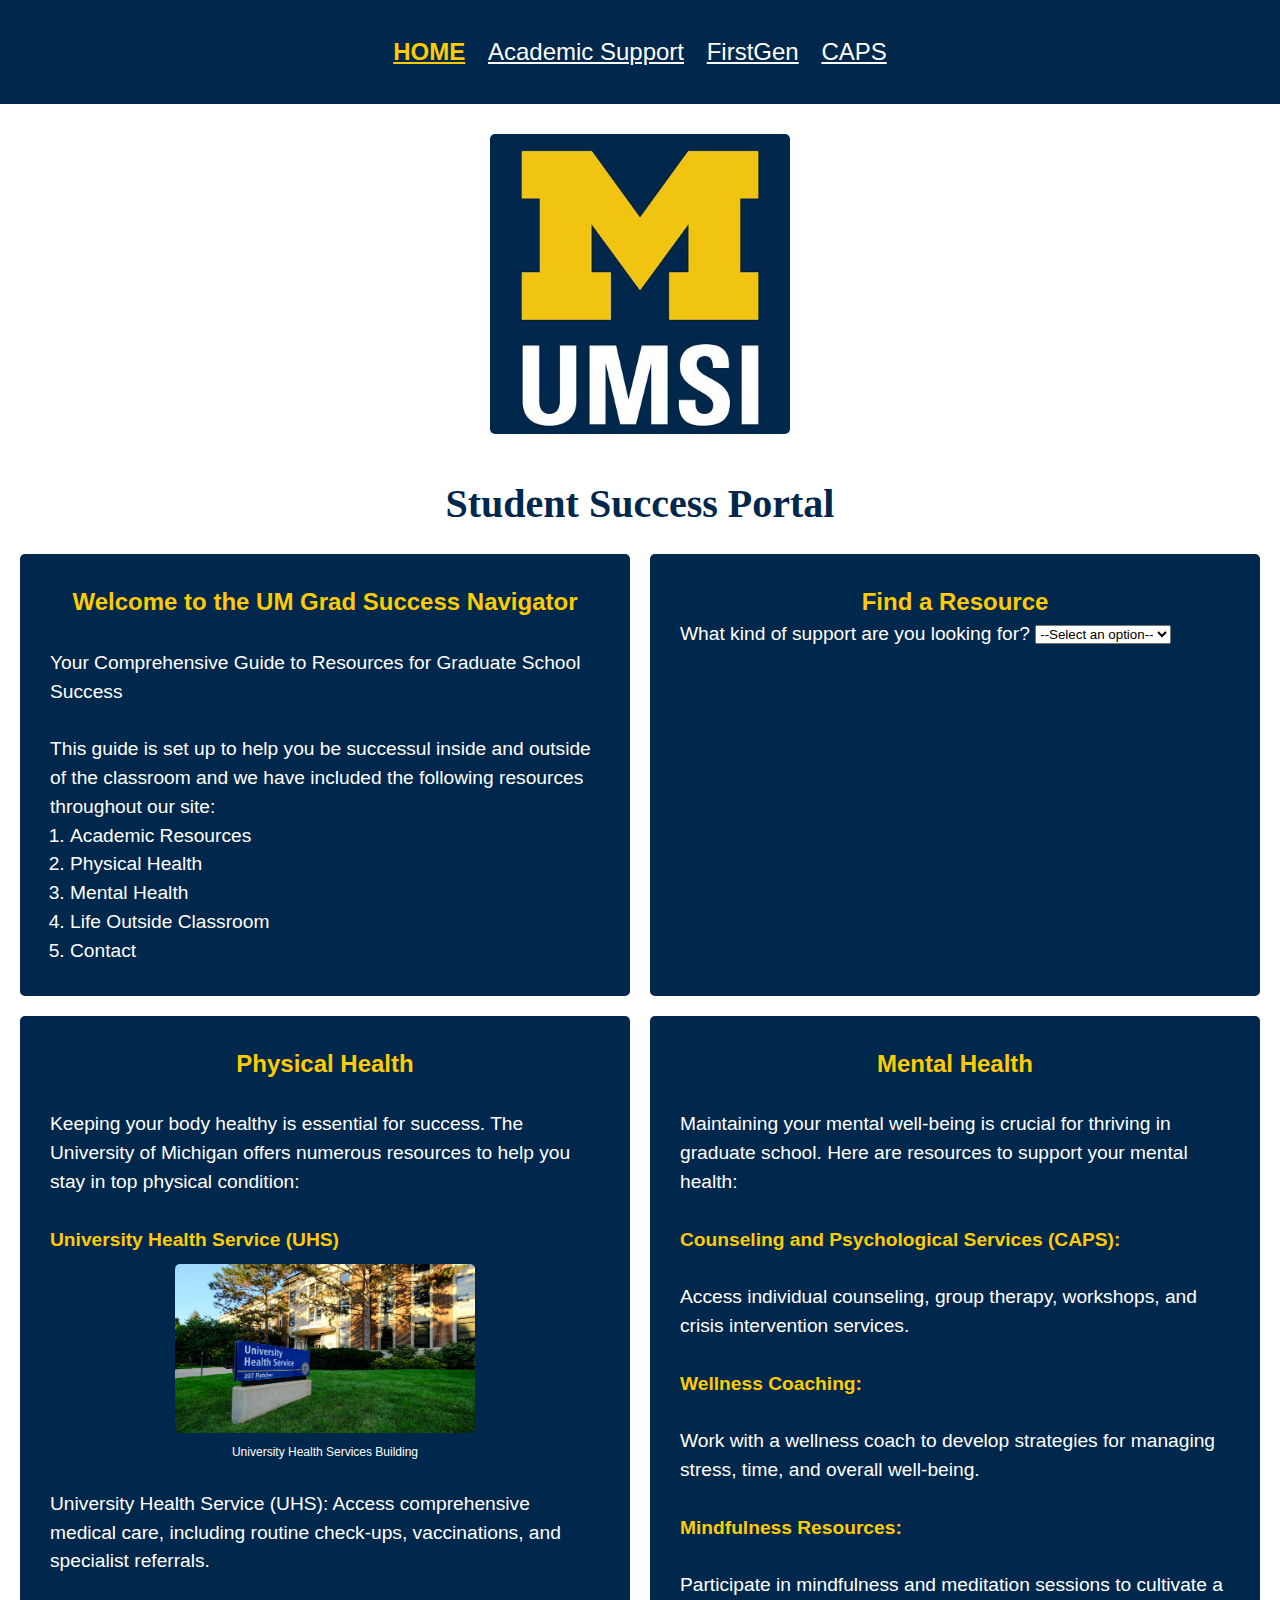
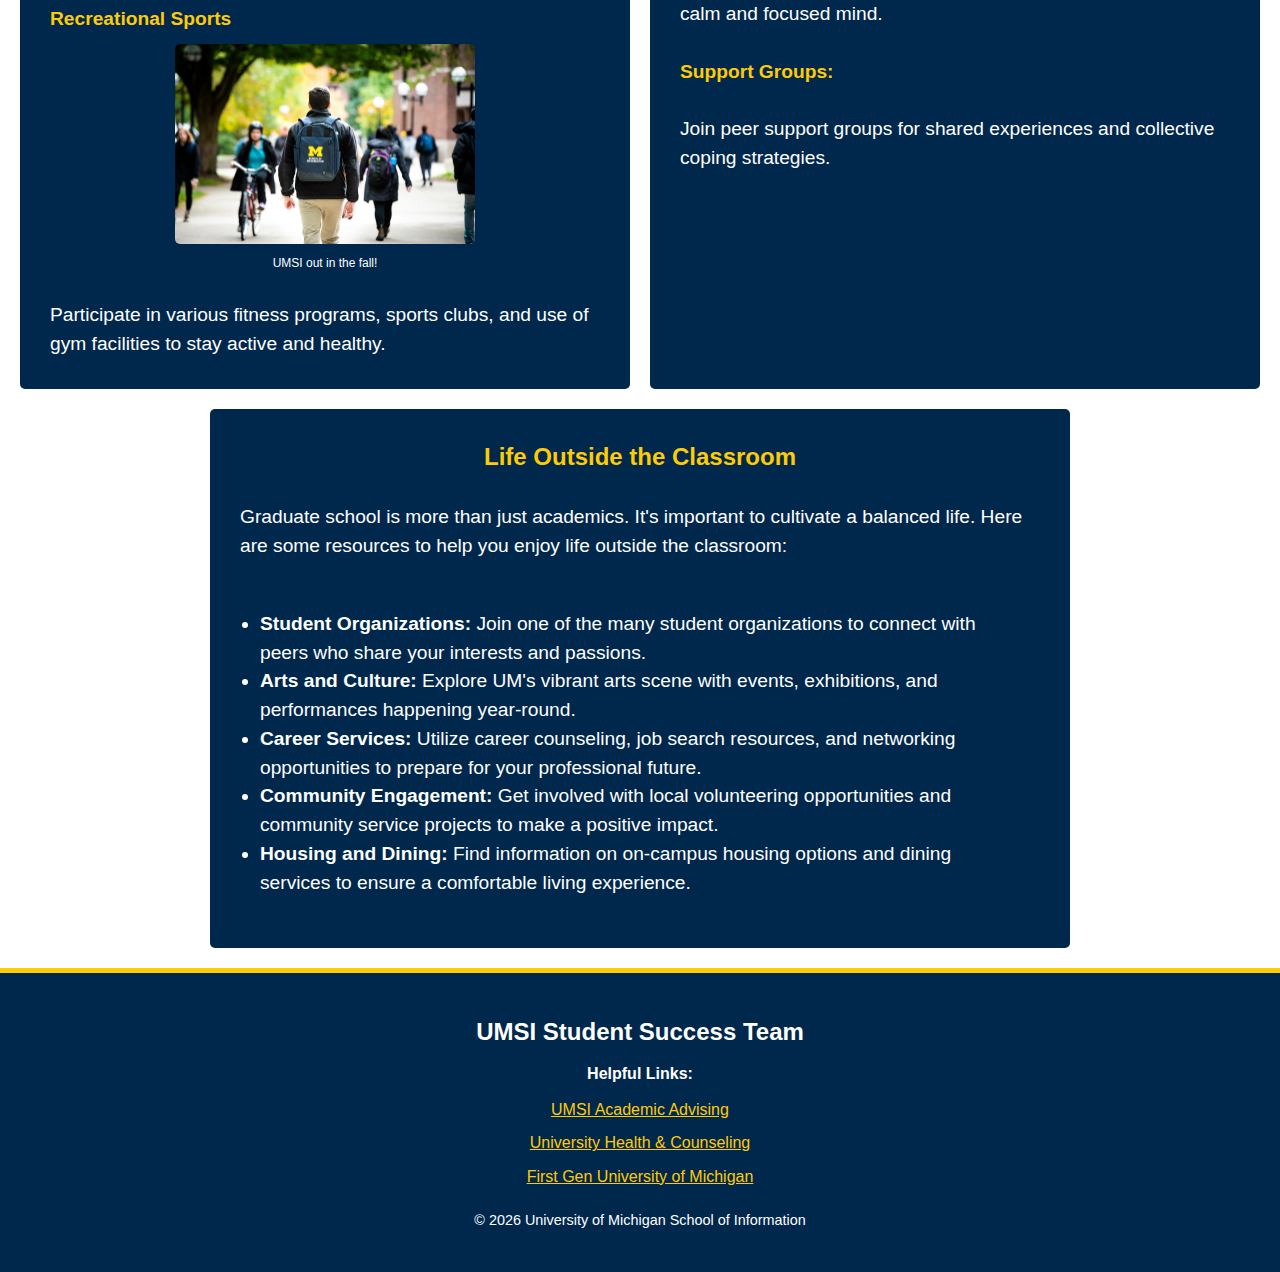
<file: index.html>
<!DOCTYPE html>
<html lang="en">
<head>
    <meta charset="UTF-8">
    <meta name="viewport" content="width=device-width, initial-scale=1.0">
    <title>Student Success Portal</title>
    <link rel="stylesheet" type="text/css" href="css/html5reset.css">
    <link rel="stylesheet" type="text/css" href="css/style.css">
</head>
<body>

    <header>
        <div class="skip"><a href = "#main">Skip to Main Content</a></div>
        <nav>
            <ul>
                <li><a href = "index.html" class="current-page" aria-current="page" >Home</a></li>
                <li><a href = "UMSIAcademicAdvising.html">Academic Support</a></li>
                <li><a href = "FirstGenAdvising.html">FirstGen</a></li>
                <li><a href = "CAPS.html">CAPS</a></li>
            </ul>
        </nav>

    </header>
    <main id="main">
        <img class="umlogo" src="images/UMSI_signature_vertical_informal_solidblue.jpg" alt="UMSI Logo">
        <h1>Student Success Portal</h1>
        <section>
            <h2>Welcome to the UM Grad Success Navigator</h2>
            <br>
            <p> Your Comprehensive Guide to Resources for Graduate School Success</p>
            <br>
            <p>This guide is set up to help you be successul inside and outside of the classroom and we have included the following resources throughout our site:</p>
            <ol>
                <li>Academic Resources</li>
                <li>Physical Health</li>
                <li>Mental Health</li>
                <li>Life Outside Classroom</li>
                <li>Contact</li>
            </ol>
        </section>

        <section id="resource-finder">
            <h2>Find a Resource</h2>
            <label for="need-select">What kind of support are you looking for?</label>
            <select id="need-select">
                <option value="">--Select an option--</option>
                <option value="academic">Academic Help</option>
                <option value="mental">Mental Health</option>
                <option value="first-gen support">First Gen</option>
            </select>
            <p id="recommendation" style="margin-top: 10px; font-weight: bold;"></p>
        </section>

        <section>
            <h2>Physical Health</h2>
            <br>
            <p>Keeping your body healthy is essential for success. The University of Michigan offers numerous resources to help you stay in top physical condition:</p>
            <br>
            <article>
                <h3>University Health Service (UHS)</h3>
                <figure>
                    <img src="images/UHS.jpg" alt="University Health Services building">
                    <figcaption>University Health Services Building</figcaption>
                </figure>
                <br>
                <p>University Health Service (UHS): Access comprehensive medical care, including routine check-ups, vaccinations, and specialist referrals.</p>
            </article>
            <article>
                <br>
                <h3>Recreational Sports</h3>
                <figure>
                    <img src="images/UMSI_CampusFall_UMSIBackpack_02.jpg" alt="A student wears a UMSI backpack in fall on the drag.">
                    <figcaption>UMSI out in the fall!</figcaption>
                </figure>
                <br>
                <p>Participate in various fitness programs, sports clubs, and use of gym facilities to stay active and healthy.</p>
            </article>
        </section>
        <section>
            <h2>Mental Health</h2>
            <br>
            <p>Maintaining your mental well-being is crucial for thriving in graduate school. Here are resources to support your mental health:</p>
            <br>
            <article>
                <h3>Counseling and Psychological Services (CAPS):</h3>
                <br>
                <p> Access individual counseling, group therapy, workshops, and crisis intervention services.</p>
                <br>
            </article>
            <article>
                <h3>Wellness Coaching:</h3>
                <br>
                <p>Work with a wellness coach to develop strategies for managing stress, time, and overall well-being.</p>
                <br>
            </article>
            <article>
                <h3>Mindfulness Resources:</h3>
                <br>

                <p> Participate in mindfulness and meditation sessions to cultivate a calm and focused mind.</p>
            </article>
            <article>
                <br>
                <h3>Support Groups:</h3>
                <br>
                <p> Join peer support groups for shared experiences and collective coping strategies.</p>
            </article>
        </section>

        <section id="life-outside-classroom">
            <h2>Life Outside the Classroom</h2>
            <br>
            <p>Graduate school is more than just academics. It's important to cultivate a balanced life. Here are some resources to help you enjoy life outside the classroom:</p>
            <br>
            <ul>
                <li><strong>Student Organizations:</strong> Join one of the many student organizations to connect with peers who share your interests and passions.</li>
                <li><strong>Arts and Culture:</strong> Explore UM's vibrant arts scene with events, exhibitions, and performances happening year-round.</li>
                <li><strong>Career Services:</strong> Utilize career counseling, job search resources, and networking opportunities to prepare for your professional future.</li>
                <li><strong>Community Engagement:</strong> Get involved with local volunteering opportunities and community service projects to make a positive impact.</li>
                <li><strong>Housing and Dining:</strong> Find information on on-campus housing options and dining services to ensure a comfortable living experience.</li>
            </ul>
        </section>
        <!-- Content taken & modified from UMGPT with the prompt, "write me a webpage of intro content to help University of Michigan Master's students navigate different resources for being successful in grad school - this will include academic resources, physical health resources, mental health resources, support for life outside the classroom"
        UMGPT. (2024). UMGPT (August 29th version) [Large language model]. -->
    </main>
    <footer>
        <h2>UMSI Student Success Team</h2>

        <div class="footer-links">
          <p><strong>Helpful Links:</strong></p>
          <ul>
            <li><a href="https://sites.google.com/umich.edu/msiacademicadvising/student-support-resources">UMSI Academic Advising</a></li>
            <li><a href="https://caps.umich.edu">University Health & Counseling</a></li>
            <li><a href="https://firstgen.umich.edu/about">First Gen University of Michigan</a></li>
          </ul>
        </div>

        <p class="copyright">&copy; <span id="year"></span> University of Michigan School of Information</p>
      </footer>

    <script>
        document.getElementById("year").textContent = new Date().getFullYear();
    </script>
<!-- code pulled from and edited from https://www.w3schools.com/js/js_switch.asp -->
<script>
    const select = document.getElementById('need-select');
    const output = document.getElementById('recommendation');

    select.addEventListener('change', () => {
        const value = select.value;
        let message = '';

        switch (value) {
            case 'academic':
                message = 'Check out our Academic Advising page for tutoring, writing support, and course planning.';
                break;
            case 'mental':
                message = 'Visit our Mental Health page to learn more about CAPS, mindfulness, and wellness coaching.';
                break;
            case 'first-gen support':
                message = 'Our First-Gen support page has resources available and what it means to be a first-gen student.';
                break;
            default:
                message = '';
        }

        output.textContent = message;
    });
</script>
</body>
</html>
</file>
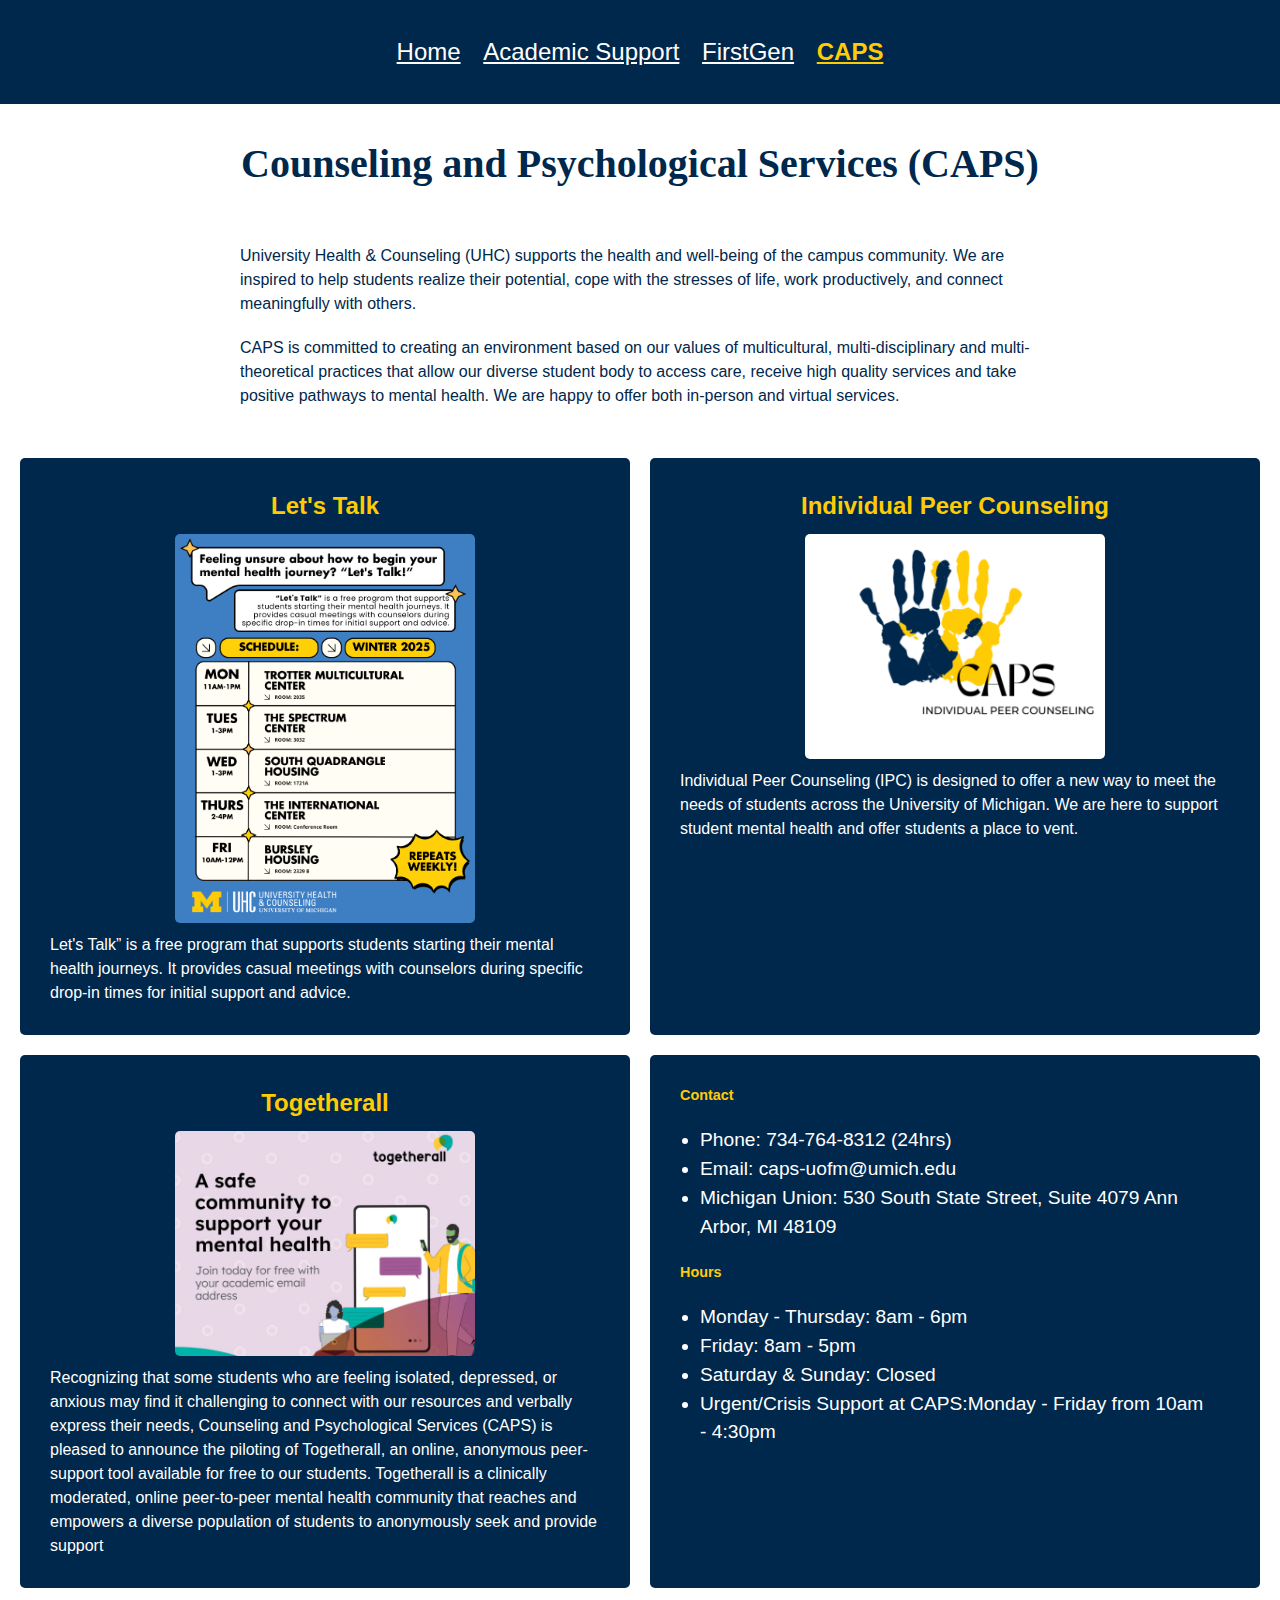
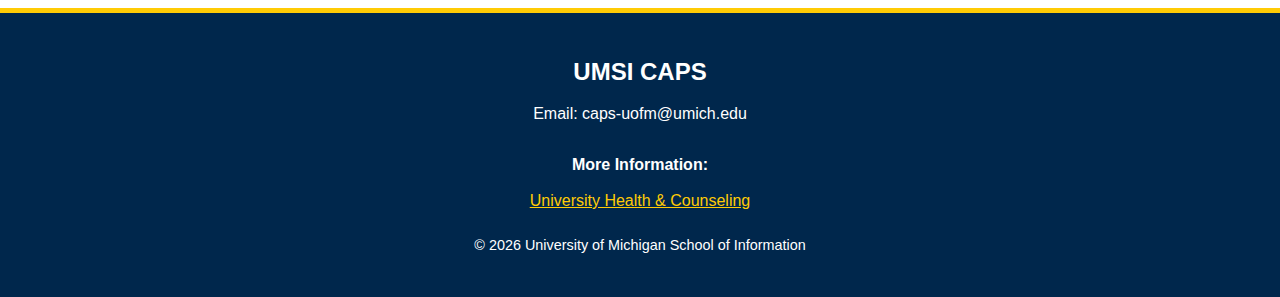
<file: CAPS.html>
<!DOCTYPE html>
<html lang="en">
<head>
    <meta charset="UTF-8">
    <meta name="viewport" content="width=device-width, initial-scale=1.0">
    <title>CAPS</title>
    <link rel="stylesheet" type="text/css" href="css/html5reset.css">
    <link rel="stylesheet" type="text/css" href="css/style.css">
</head>
<body>
    <header>
        <div class="skip"><a href = "#main" >Skip to Main Content</a></div>
    <nav>
        <ul>
            <li><a href = "index.html">Home</a></li>
            <li><a href = "UMSIAcademicAdvising.html">Academic Support</a></li>
            <li><a href = "FirstGenAdvising.html">FirstGen</a></li>
            <li><a href = "CAPS.html" class="current-page" aria-current="page">CAPS</a></li>
        </ul>
    </nav>
    </header>
    <main id="main">
        <h1>Counseling and Psychological Services (CAPS)</h1>
        <div>
            <p>University Health & Counseling (UHC) supports the health and well-being of the campus community. We are inspired to help students realize their potential, cope with the stresses of life, work productively, and connect meaningfully with others.</p>
            <br>
            <p>CAPS is committed to creating an environment based on our values of multicultural, multi-disciplinary and multi-theoretical practices that allow our diverse student body to access care, receive high quality services and take positive pathways to mental health. We are happy to offer both in-person and virtual services.
        </div>
        <div>
            <h2>Let's Talk</h2>
            <img src="images/LetsTalk.png" alt="Counseling and Psychological Services Let's Talk" width="500">
            <p>Let's Talk” is a free program that supports students starting their mental health journeys. It provides casual meetings with counselors during specific drop-in times for initial support and advice.</p>
        </div>
        <div>
            <h2>Individual Peer Counseling</h2>
            <img src="images/IndividualPeerCounseling.png" alt="Counseling and Psychological Services Individual Peer Counseling" width="500">
            <p>Individual Peer Counseling (IPC) is designed to offer a new way to meet the needs of students across the University of Michigan. We are here to support student mental health and offer students a place to vent.</p>
        </div>
        <div>
            <h2>Togetherall</h2>
            <img src="images/CAPS1.png" alt="Counseling and Psychological Services Togetherall" width="500">
            <p>Recognizing that some students who are feeling isolated, depressed, or anxious may find it challenging to connect with our resources and verbally express their needs, Counseling and Psychological Services (CAPS) is pleased to announce the piloting of Togetherall, an online, anonymous peer-support tool available for free to our students. Togetherall is a clinically moderated, online peer-to-peer mental health community that reaches and empowers a diverse population of students to anonymously seek and provide support</p>
        </div>

        <div>
            <h3>Contact</h3>
            <ul>
                <li>Phone: 734-764-8312 (24hrs)</li>
                <li>Email: caps-uofm@umich.edu</li>
                <li>Michigan Union: 530 South State Street, Suite 4079 Ann Arbor, MI 48109</li>
            </ul>
            <h3>Hours</h3>
            <ul>
                <li>Monday - Thursday: 8am - 6pm</li>
                <li>Friday: 8am - 5pm</li>
                <li>Saturday & Sunday: Closed</li>
                <li>Urgent/Crisis Support at CAPS:Monday - Friday from 10am - 4:30pm</li>
            </ul>
        </div>
        <!-- Content and images was take from University Health & Counseling: CAPS Counseling and Psychological Services homepage: https://caps.umich.edu -->
    </main>
    <footer>
        <h2>UMSI CAPS</h2>
        <p>Email: caps-uofm@umich.edu</p>
        <br>
        <div class="footer-links">
          <p><strong>More Information:</strong></p>
          <ul>
            <li><a href="https://caps.umich.edu">University Health & Counseling</a></li>
          </ul>
        </div>

        <p class="copyright">&copy; <span id="year"></span> University of Michigan School of Information</p>
      </footer>

    <script>
        document.getElementById("year").textContent = new Date().getFullYear();
    </script>
</body>
</html>
</file>
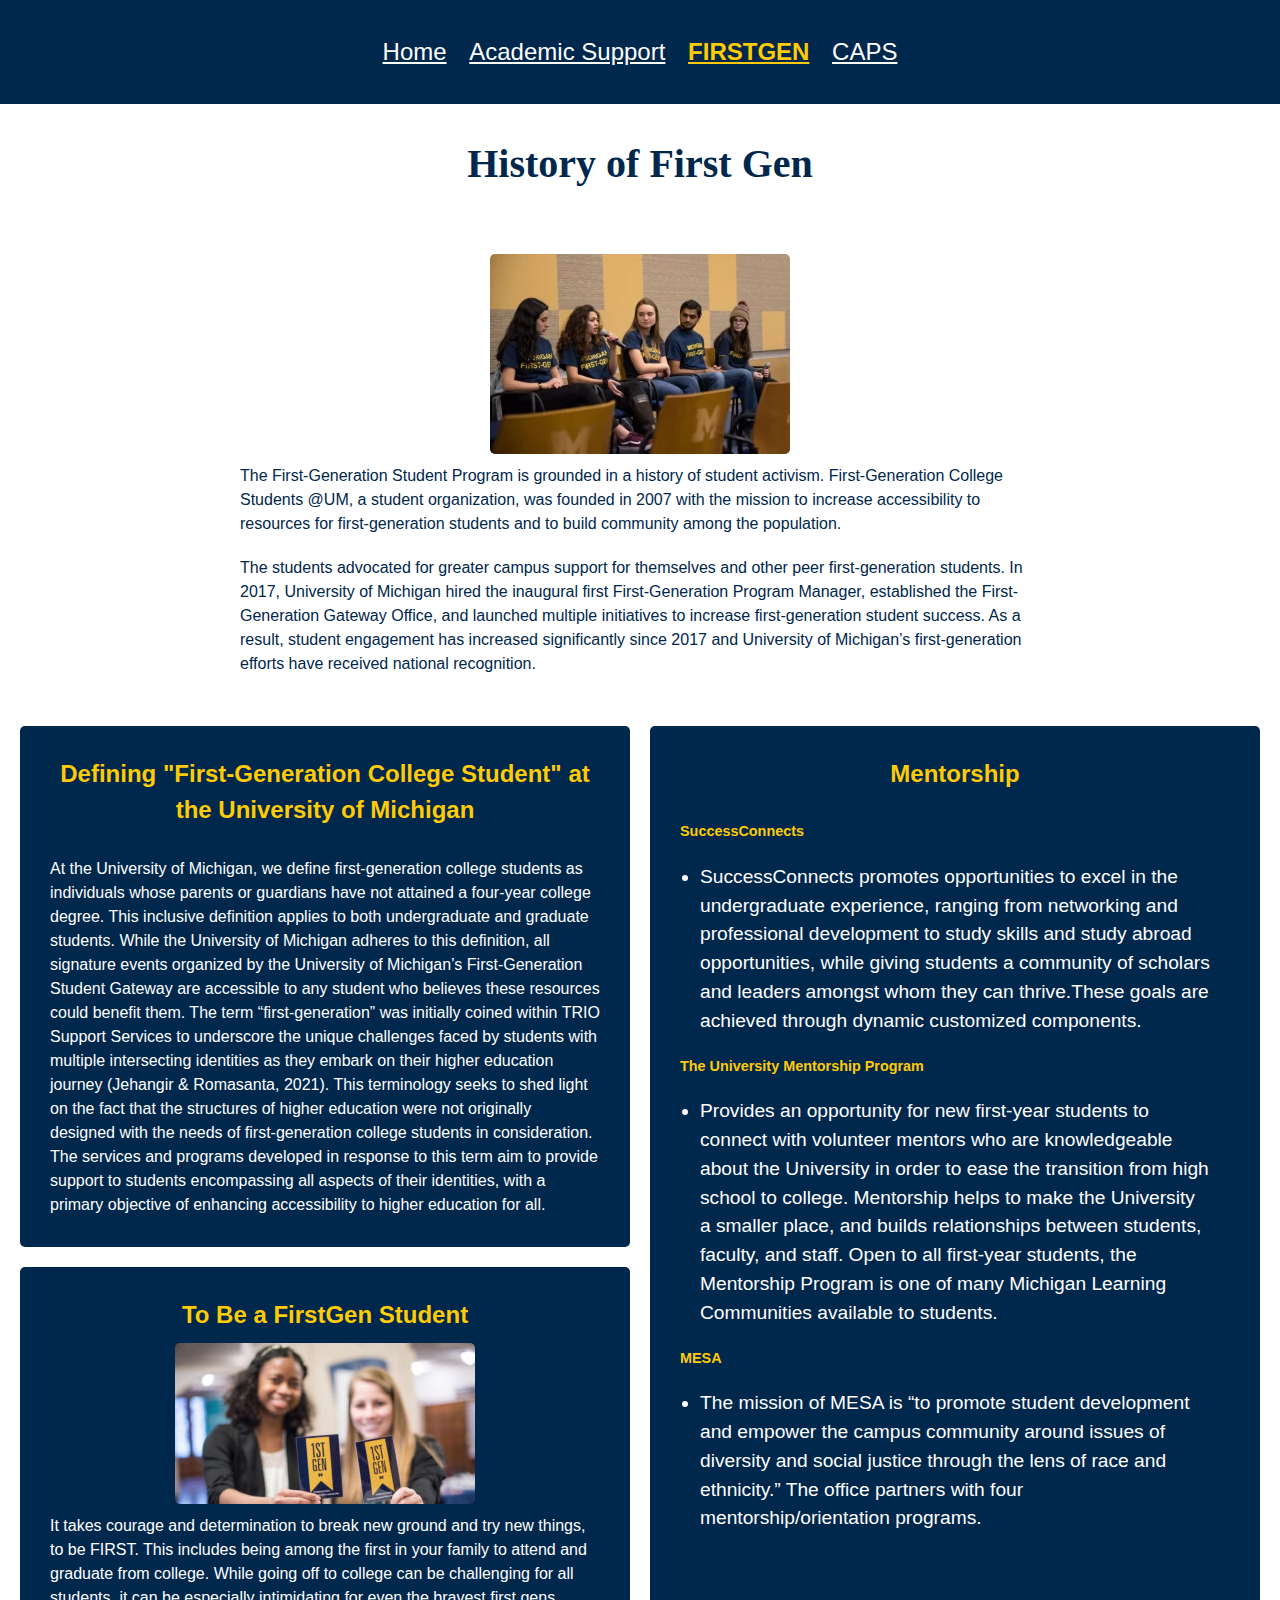
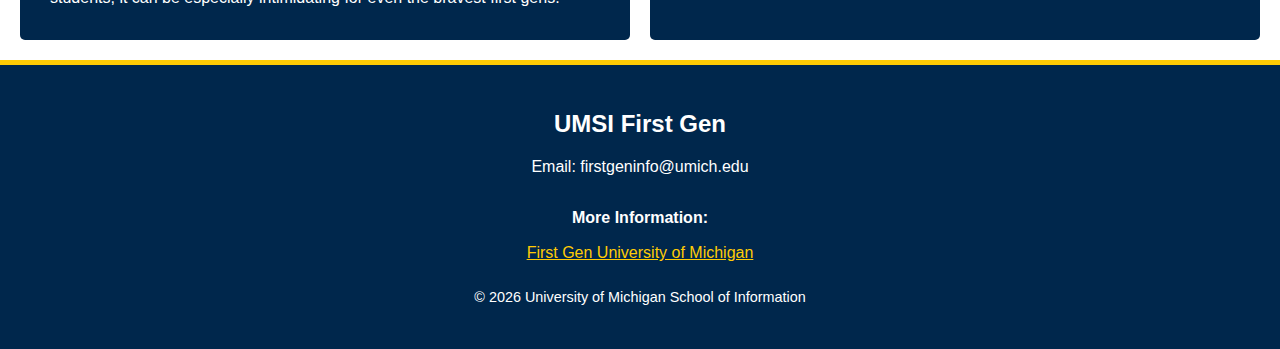
<file: FirstGenAdvising.html>
<!DOCTYPE html>
<html lang="en">
<head>
    <meta charset="UTF-8">
    <meta name="viewport" content="width=device-width, initial-scale=1.0">
    <title>First Gen Advising</title>
    <link rel="stylesheet" type="text/css" href="css/html5reset.css">
    <link rel="stylesheet" type="text/css" href="css/style.css">
</head>
<body>
    <header>
        <div class="skip"><a href = "#main" >Skip to Main Content</a></div>
    <nav>
        <ul>
            <li><a href = "index.html">Home</a></li>
            <li><a href = "UMSIAcademicAdvising.html">Academic Support</a></li>
            <li><a href = "FirstGenAdvising.html"class="current-page" aria-current="page">FirstGen</a></li>
            <li><a href = "CAPS.html">CAPS</a></li>
        </ul>
    </nav>
    </header>
    <main id="main">
        <h1 id="firstgen-title">History of First Gen</h1>
        <div id="firstgen-history">
        <img src="images/FirstGen.webp" alt="A group of five first generation students sitting together">
        <p>The First-Generation Student Program is grounded in a history of student activism. First-Generation College Students @UM, a student organization, was founded in 2007 with the mission to increase accessibility to resources for first-generation students and to build community among the population.</p>
        <br>
        <p>The students advocated for greater campus support for themselves and other peer first-generation students. In 2017, University of Michigan hired the inaugural first First-Generation Program Manager, established the First-Generation Gateway Office, and launched multiple initiatives to increase first-generation student success. As a result, student engagement has increased significantly since 2017 and University of Michigan’s first-generation efforts have received national recognition.</p>
        </div>
        <div id="define-firstgen">
        <h2>Defining "First-Generation College Student" at the University of Michigan</h2>
        <br>
        <p>At the University of Michigan, we define first-generation college students as individuals whose parents or guardians have not attained a four-year college degree. This inclusive definition applies to both undergraduate and graduate students. While the University of Michigan adheres to this definition, all signature events organized by the University of Michigan’s First-Generation Student Gateway are accessible to any student who believes these resources could benefit them.
        The term “first-generation” was initially coined within TRIO Support Services to underscore the unique challenges faced by students with multiple intersecting identities as they embark on their higher education journey (Jehangir & Romasanta, 2021). This terminology seeks to shed light on the fact that the structures of higher education were not originally designed with the needs of first-generation college students in consideration. The services and programs developed in response to this term aim to provide support to students encompassing all aspects of their identities, with a primary objective of enhancing accessibility to higher education for all.</p>
        </div>
        <div id="to-be-firstgen">
        <h2>To Be a FirstGen Student</h2>
        <img src="images/1stgen.jpg" alt="2 First Generation Students">
        <p>It takes courage and determination to break new ground and try new things, to be FIRST. This includes being among the first in your family to attend and graduate from college.  While going off to college can be challenging for all students, it can be especially intimidating for even the bravest first gens.</p>
        </div>
        <div id="mentorship">
        <h2>Mentorship</h2>
        <br>
        <h3>SuccessConnects</h3>
        <ul>
            <li>SuccessConnects promotes opportunities to excel in the undergraduate experience, ranging from networking and professional development to study skills and study abroad opportunities, while giving students a community of scholars and leaders amongst whom they can thrive.These goals are achieved through dynamic customized components.</li>
        </ul>
        <h3>The University Mentorship Program</h3>
        <ul>
            <li>Provides an opportunity for new first-year students to connect with volunteer mentors who are knowledgeable about the University in order to ease the transition from high school to college. Mentorship helps to make the University a smaller place, and builds relationships between students, faculty, and staff. Open to all first-year students, the Mentorship Program is one of many Michigan Learning Communities available to students.</li>
        </ul>
        <h3>MESA</h3>
        <ul>
            <li>The mission of MESA is “to promote student development and empower the campus community around issues of diversity and social justice through the lens of race and ethnicity.” The office partners with four mentorship/orientation programs.</li>
        </ul>
        </div>
        <!-- Content and images was taken from First Generation University of Michigan's About and Resources Pages: https://firstgen.umich.edu/about, https://firstgen.umich.edu/campus-resources-->
    </main>
    <footer>
        <h2>UMSI First Gen</h2>
        <p>Email: firstgeninfo@umich.edu</p>
        <br>
        <div class="footer-links">
          <p><strong>More Information:</strong></p>
          <ul>
            <li><a href="https://firstgen.umich.edu/about">First Gen University of Michigan</a></li>
          </ul>
        </div>

        <p class="copyright">&copy; <span id="year"></span> University of Michigan School of Information</p>
      </footer>

    <script>
        document.getElementById("year").textContent = new Date().getFullYear();
    </script>
</body>

</html>
</file>
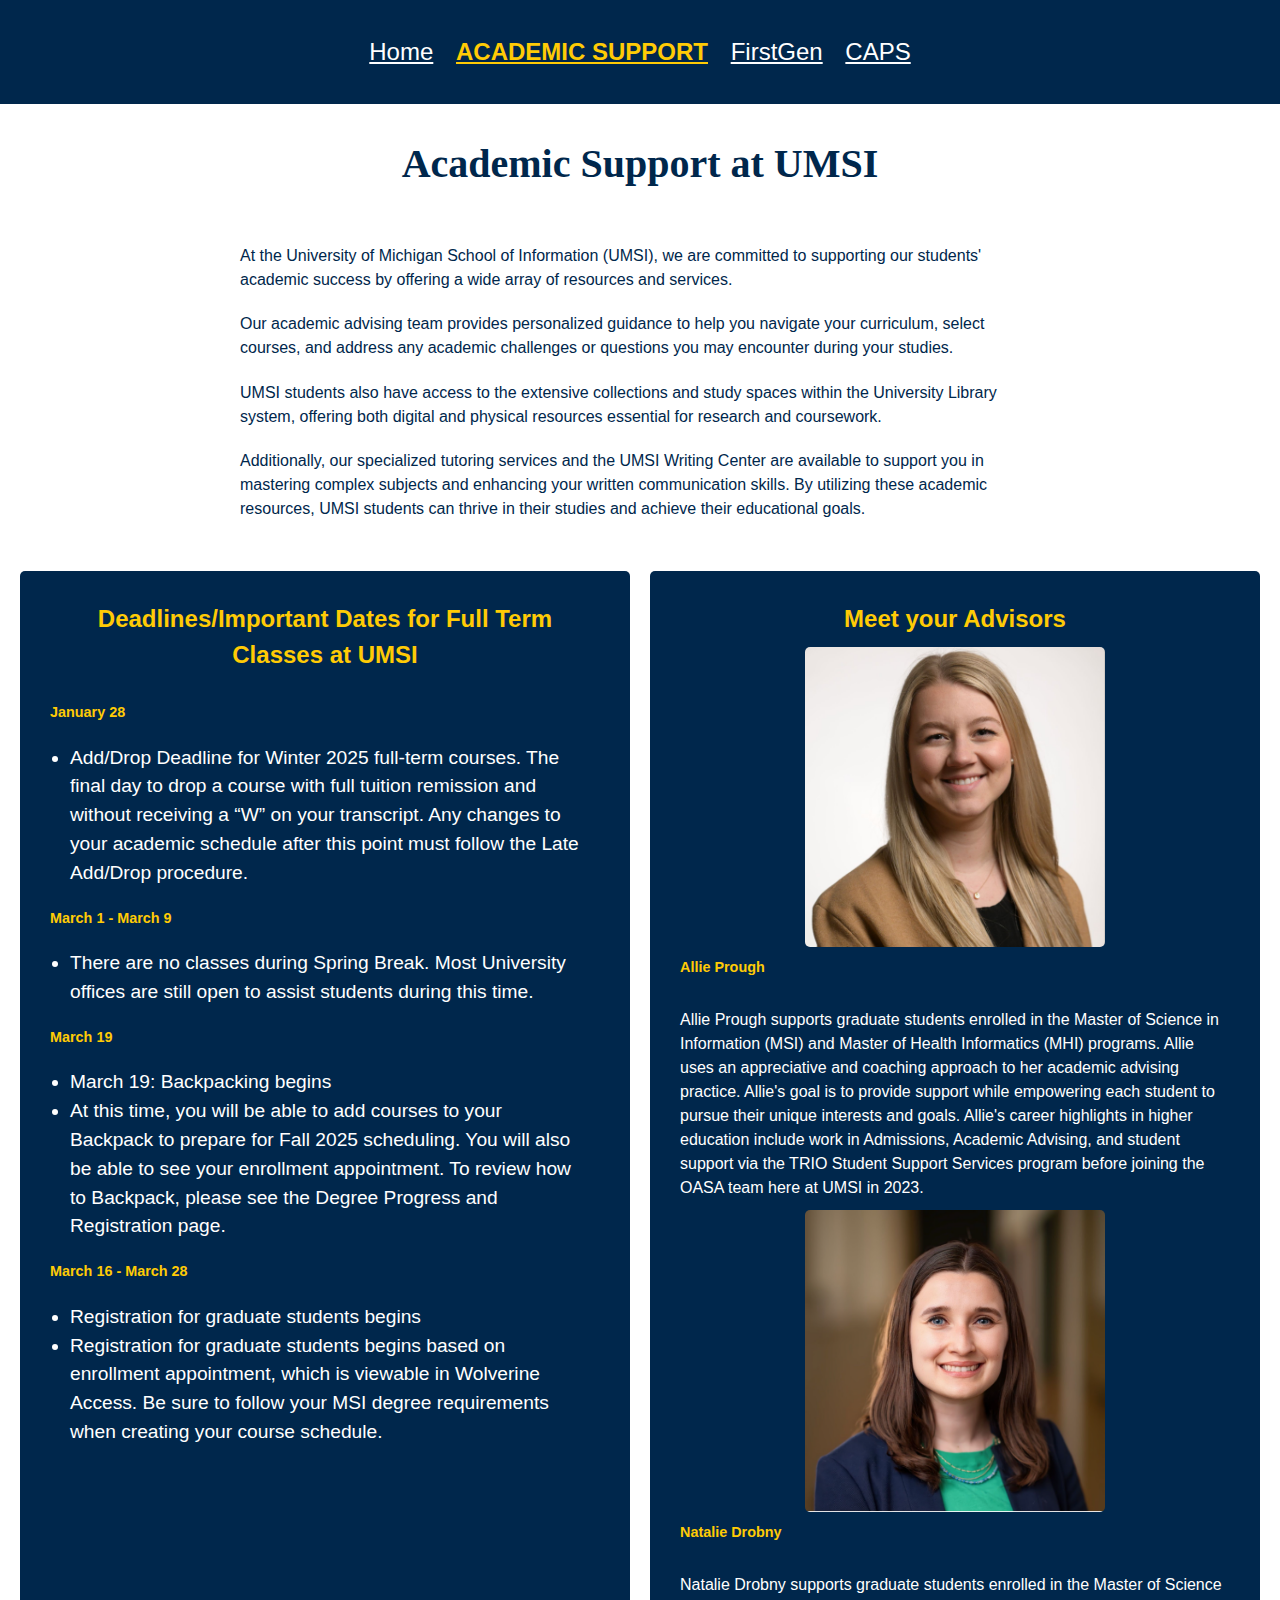
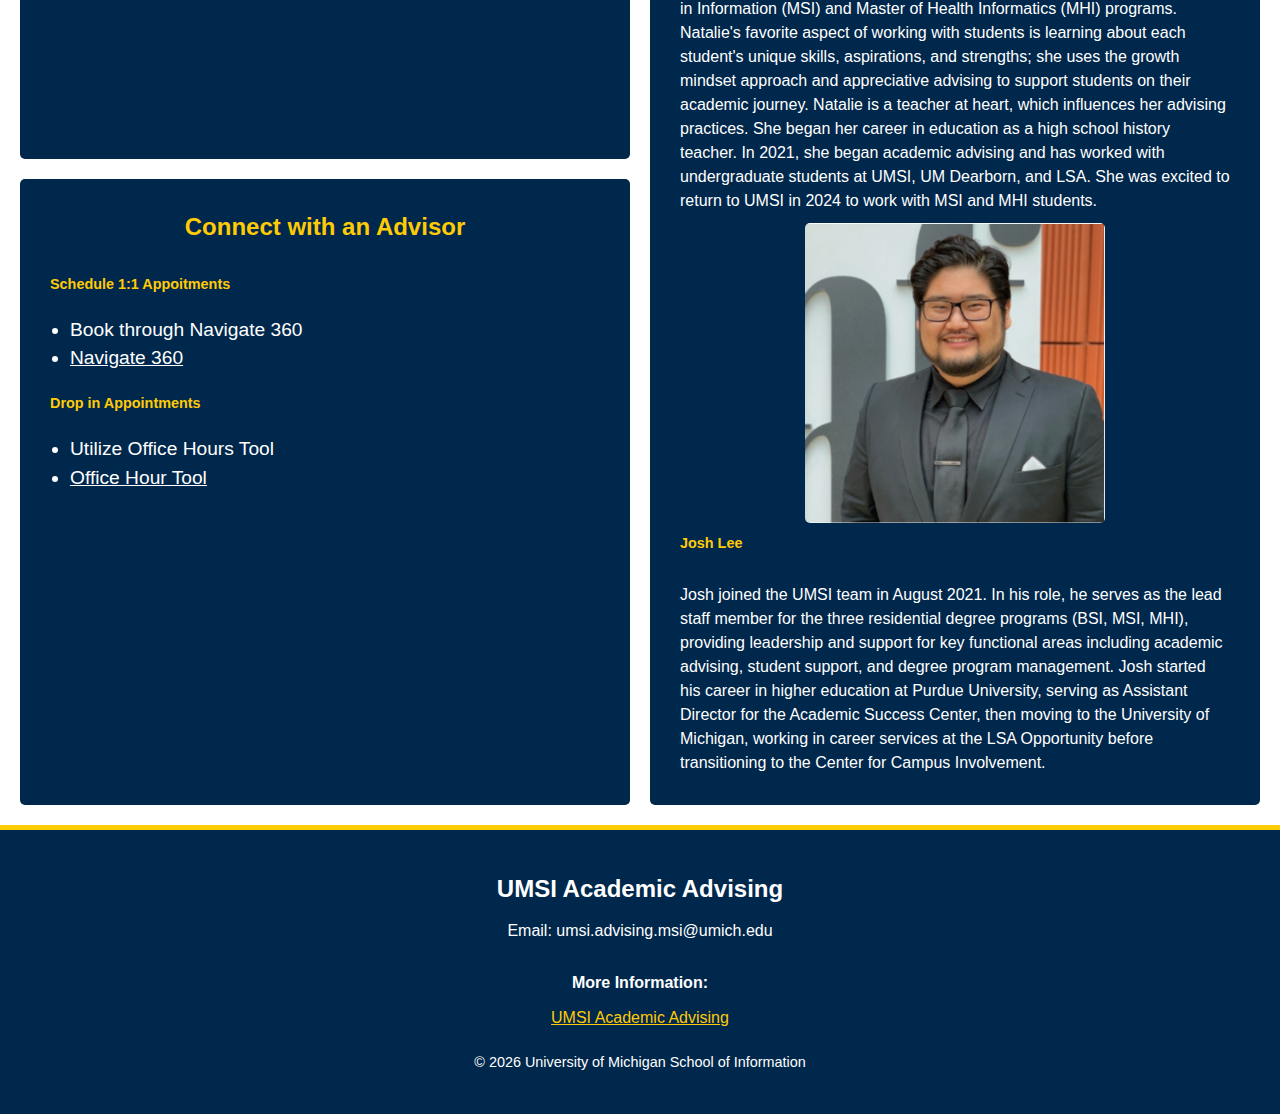
<file: UMSIAcademicAdvising.html>
<!DOCTYPE html>
<html lang="en">
<head>
    <meta charset="UTF-8">
    <meta name="viewport" content="width=device-width, initial-scale=1.0">
    <title>UMSI Academic Advising</title>
    <link rel="stylesheet" type="text/css" href="css/html5reset.css">
    <link rel="stylesheet" type="text/css" href="css/style.css">
</head>
<body>
    <header>
    <div class="skip"><a href = "#main" >Skip to Main Content</a></div>
        <nav>
            <ul>
                <li><a href = "index.html">Home</a></li>
                <li><a href = "UMSIAcademicAdvising.html" class="current-page" aria-current="page">Academic Support</a></li>
                <li><a href = "FirstGenAdvising.html">FirstGen</a></li>
                <li><a href = "CAPS.html">CAPS</a></li>
            </ul>
        </nav>

    </header>
    <main id="main">
        <h1 id="page-title">Academic Support at UMSI</h1>
        <div id="intro">
            <p>At the University of Michigan School of Information (UMSI), we are committed to supporting our students' academic success by offering a wide array of resources and services.</p>
            <br>
            <p>Our academic advising team provides personalized guidance to help you navigate your curriculum, select courses, and address any academic challenges or questions you may encounter during your studies.</p>
            <br>
            <p>UMSI students also have access to the extensive collections and study spaces within the University Library system, offering both digital and physical resources essential for research and coursework. </p>
            <br>
            <p>Additionally, our specialized tutoring services and the UMSI Writing Center are available to support you in mastering complex subjects and enhancing your written communication skills. By utilizing these academic resources, UMSI students can thrive in their studies and achieve their educational goals. </p>

        </div>

<div id="deadlines">
    <h2>Deadlines/Important Dates for Full Term Classes at UMSI </h2>
    <br>
    <h3>January 28</h3>
    <ul>
        <li>Add/Drop Deadline for Winter 2025 full-term courses. The final day to drop a course with full tuition remission and without receiving a “W” on your transcript. Any changes to your academic schedule after this point must follow the Late Add/Drop procedure.</li>
    </ul>
    <h3>March 1 - March 9</h3>
    <ul>
        <li>There are no classes during Spring Break. Most University offices are still open to assist students during this time.</li>
    </ul>
    <h3>March 19</h3>
    <ul>
        <li>March 19: Backpacking begins</li>
        <li>At this time, you will be able to add courses to your Backpack to prepare for Fall 2025 scheduling. You will also be able to see your enrollment appointment. To review how to Backpack, please see the Degree Progress and Registration page.</li>
    </ul>
    <h3>March 16 - March 28</h3>
    <ul>
        <li>Registration for graduate students begins</li>
        <li>Registration for graduate students begins based on enrollment appointment, which is viewable in Wolverine Access. Be sure to follow your MSI degree requirements when creating your course schedule.</li>
    </ul>
</div>
<div id="advisors">
    <h2>Meet your Advisors</h2>
    <img src="images/AlliePrough.JPG" alt="UMSI Academic Advisor Allie Prough" width="500">
    <h3>Allie Prough</h3>
    <br>
    <p>Allie Prough supports graduate students enrolled in the Master of Science in Information (MSI) and Master of Health Informatics (MHI) programs. Allie uses an appreciative and coaching approach to her academic advising practice. Allie's goal is to provide support while empowering each student to pursue their unique interests and goals. Allie's career highlights in higher education include work in Admissions, Academic Advising, and student support via the TRIO Student Support Services program before joining the OASA team here at UMSI in 2023. </p>
    <img src="images/NatalieDrobny.png" alt="UMSI Academic Advisor Natalie Drobny" width="500">
    <h3>Natalie Drobny</h3>
    <br>
    <p>Natalie Drobny supports graduate students enrolled in the Master of Science in Information (MSI) and Master of Health Informatics (MHI) programs. Natalie's favorite aspect of working with students is learning about each student's unique skills, aspirations, and strengths; she uses the growth mindset approach and appreciative advising to support students on their academic journey. Natalie is a teacher at heart, which influences her advising practices. She began her career in education as a high school history teacher. In 2021, she began academic advising and has worked with undergraduate students at UMSI, UM Dearborn, and LSA. She was excited to return to UMSI in 2024 to work with MSI and MHI students.</p>
    <img src="images/JoshLee.png" alt="UMSI Academic Advisor Josh Lee" width="500">
    <h3>Josh Lee</h3>
    <br>
    <p>Josh joined the UMSI team in August 2021. In his role, he serves as the lead staff member for the three residential degree programs (BSI, MSI, MHI), providing leadership and support for key functional areas including academic advising, student support, and degree program management. Josh started his career in higher education at Purdue University, serving as Assistant Director for the Academic Success Center, then moving to the University of Michigan, working in career services at the LSA Opportunity before transitioning to the Center for Campus Involvement.</p>
</div>
<div id="connect-advisor">
    <h2>Connect with an Advisor</h2>
    <br>
    <h3>Schedule 1:1 Appoitments</h3>
    <ul>
        <li>Book through Navigate 360</li>
        <li><a href=https://si-umich.navigate.eab.com/app>Navigate 360</a></li>
    </ul>
    <h3>Drop in Appointments</h3>
    <ul>
        <li>Utilize Office Hours Tool</li>
        <li><a href=https://sites.google.com/umich.edu/msiacademicadvising/academic-advising/connecting-with-an-advisor?authuser>Office Hour Tool</a></li>
    </ul>
</div>
<!-- Content and images was taken from MSI Academic Advising MSI Academic Advising homepage: https://sites.google.com/umich.edu/msiacademicadvising/home-->
    </main>
    <footer>
        <h2>UMSI Academic Advising</h2>
        <p>Email: umsi.advising.msi@umich.edu</p>
        <br>
        <div class="footer-links">
          <p><strong>More Information:</strong></p>
          <ul>
            <li><a href="https://sites.google.com/umich.edu/msiacademicadvising/student-support-resources">UMSI Academic Advising</a></li>
          </ul>
        </div>

        <p class="copyright">&copy; <span id="year"></span> University of Michigan School of Information</p>
      </footer>

    <script>
        document.getElementById("year").textContent = new Date().getFullYear();
    </script>
</body>

</html>
</file>
<file: css/style.css>
.skip a{
    position: absolute;
    top: -40px;
}

.skip a:focus{
    top: 20px
}

nav {
    background-color: #00274C;
    padding: 40px 15px;
    margin: 0;
    box-sizing: border-box;
    font-size: .9rem;
    font-family: Arial, Helvetica, sans-serif;
    text-align: center;
}

nav ul li a.current-page {
    font-weight: bold;
    text-transform: uppercase;
    color: #FFCB05;
}

nav ul {
    list-style: none;
    text-align: center;
    padding: 0;
    margin: 0;
}

nav ul li {
    display: inline-block;
}

nav ul li a{
    text-decoration: underline;
    color: white;
    padding: 10px 8px;
}

main {
    display: grid;
    grid-template-columns: repeat(3, 1fr);
    gap: 10px;
    padding: 20px;
}

main h1 {
    grid-column: 1 / -1;
    display: block;
    text-align: center;
    font-size: 1.5rem;
    font-weight: bold;
    color: #00274C;
    font-family: Georgia, 'Times New Roman', Times, serif;
    margin-top: 20px;
    margin-bottom: 10px;
    border-radius: 8px;
}

main div:first-of-type {
    grid-column: 1 / -1;
    background-color: white;
    color: #00274C;
    font-family: Arial, Helvetica, sans-serif;
    align-items: center;
    font-size: .85rem;
    line-height: 1.5;
}

main div{
    display: block;
    background: #00274C;
    color: white;
    font-family: Arial, Helvetica, sans-serif;
    padding: 20px;
    border-radius: 5px;
    font-size: .9rem;
    line-height: 1.5;
}

main div h2{
    text-align: center;
    color: #FFCB05;
    font-size: 1rem;
}

main div ul{
    padding: 20px;
}

main div h3{
    text-align: left;
    color: #FFCB05;
    font-size: .9rem;
}

main div a{
    text-decoration: underline;
    color: white;
}

main section h2{
    text-align: center;
    color: #FFCB05;
    font-size: 1rem;
}

main section {
    background: #00274C;
    color: white;
    padding: 15px;
    border-radius: 5px;
    font-family: Arial, Helvetica, sans-serif;
    line-height: 1.5;
    padding: 20px 20px;
    font-size: .9rem;
}

main section article h3{
    color: #FFCB05;
}

main section article figure{
    text-align: center;
    font-size: .75rem;
}

main section ol {
    padding: 0px 20px;
    align-content: center;
}

main img {
    width: 100%;
    max-width: 300px;
    height: auto;
    display: block;
    margin: 10px auto;
    border-radius: 5px;
}

figure {
    text-align: center;
}

footer {
    background-color: #00274C;
    color: white;
    text-align: center;
    padding: 40px 20px;
    font-family: Arial, Helvetica, sans-serif;
    font-size: 1rem;
    line-height: 1.6;
    border-top: 5px solid #FFCB05;
}

footer h2 {
    font-size: 1.5rem;
    margin-bottom: 10px;
}

.footer-links ul {
    list-style: none;
    padding: 0;
    margin: 10px 0 20px 0;
}

.footer-links ul li {
    margin: 8px 0;
}

footer a {
    color: #FFCB05;
    text-decoration: underline;
}

footer a:hover {
    text-decoration: none;
}

footer .copyright {
    font-size: 0.9rem;
    margin-top: 20px;
}

.umlogo{
    width: 50%;
    align-items: center;
    grid-column: 1/-1;
}

#life-outside-classroom ul{
    padding: 20px
}

@media all and (min-width: 800px){
    main {
        gap: 10px;
        padding: 20px;
        display: grid;
        display: grid;
        grid-template-columns: 1fr 1fr;
        gap: 20px;
        padding: 20px;
        align-items: start;
        align-items: stretch;
    }

    main h1{
        font-size: 2.5rem;
    }

    main section h2{
        font-size: 1.5rem;
    }

    nav{
        font-size: 1.5rem;
    }

    main section{
        padding: 30px 30px;
        font-size: 1.2rem;
        max-width: 800px;
        margin: 0 auto;
        text-align: left;
    }

    main div {
        max-width: 800px;
        margin: 0 auto;
        text-align: left;
        font-size: 1.2rem;
        padding: 30px 30px;
    }

    main div h2{
        font-size: 1.5rem;
    }

    main div p{
        font-size: 1rem;
    }

    #resource-finder {
    grid-column: auto;
    width: 100%;
    max-width: unset;
    margin: 0;
    box-sizing: border-box;
    }

    #life-outside-classroom {
        grid-column: 1 / -1;
    }

    #page-title {
        grid-column: 1 / -1;
        grid-row: 1;
      }

    #intro {
        grid-column: 1 / -1;
        grid-row: 2;
      }

    #deadlines {
        grid-column: 1;
        grid-row: 3;
      }
    #advisors {
        grid-column: 2;
        grid-row: 3 / span 2;
      }
    #connect-advisor {
        grid-column: 1;
        grid-row: 4;
        width: 100%;
        max-width: unset;
        margin: 0;
        box-sizing: border-box;
    }

    #firstgen-title {
        grid-column: 1 / -1;
        grid-row: 1;
      }

      #firstgen-history {
        grid-column: 1 / -1;
        grid-row: 2;
      }

      #define-firstgen {
        grid-column: 1;
        grid-row: 3;
      }

      #to-be-firstgen {
        grid-column: 1;
        grid-row: 4;
      }

      #mentorship {
        grid-column: 2;
        grid-row: 3 / span 2; /* Stretches across rows 3 and 4 */
      }

    body.error-page main#main {
        display: flex;
        flex-direction: column;
        align-items: center;
        justify-content: center;
        min-height: 70vh;
        text-align: center;
    }
    body.error-page main#main section {
        max-width: 600px;
        width: 100%;
    }

    main a,
    main a:visited,
    main a:hover,
    main a:focus {
        color: #FFCB05;
        text-decoration: underline;
    }
}
</file>
